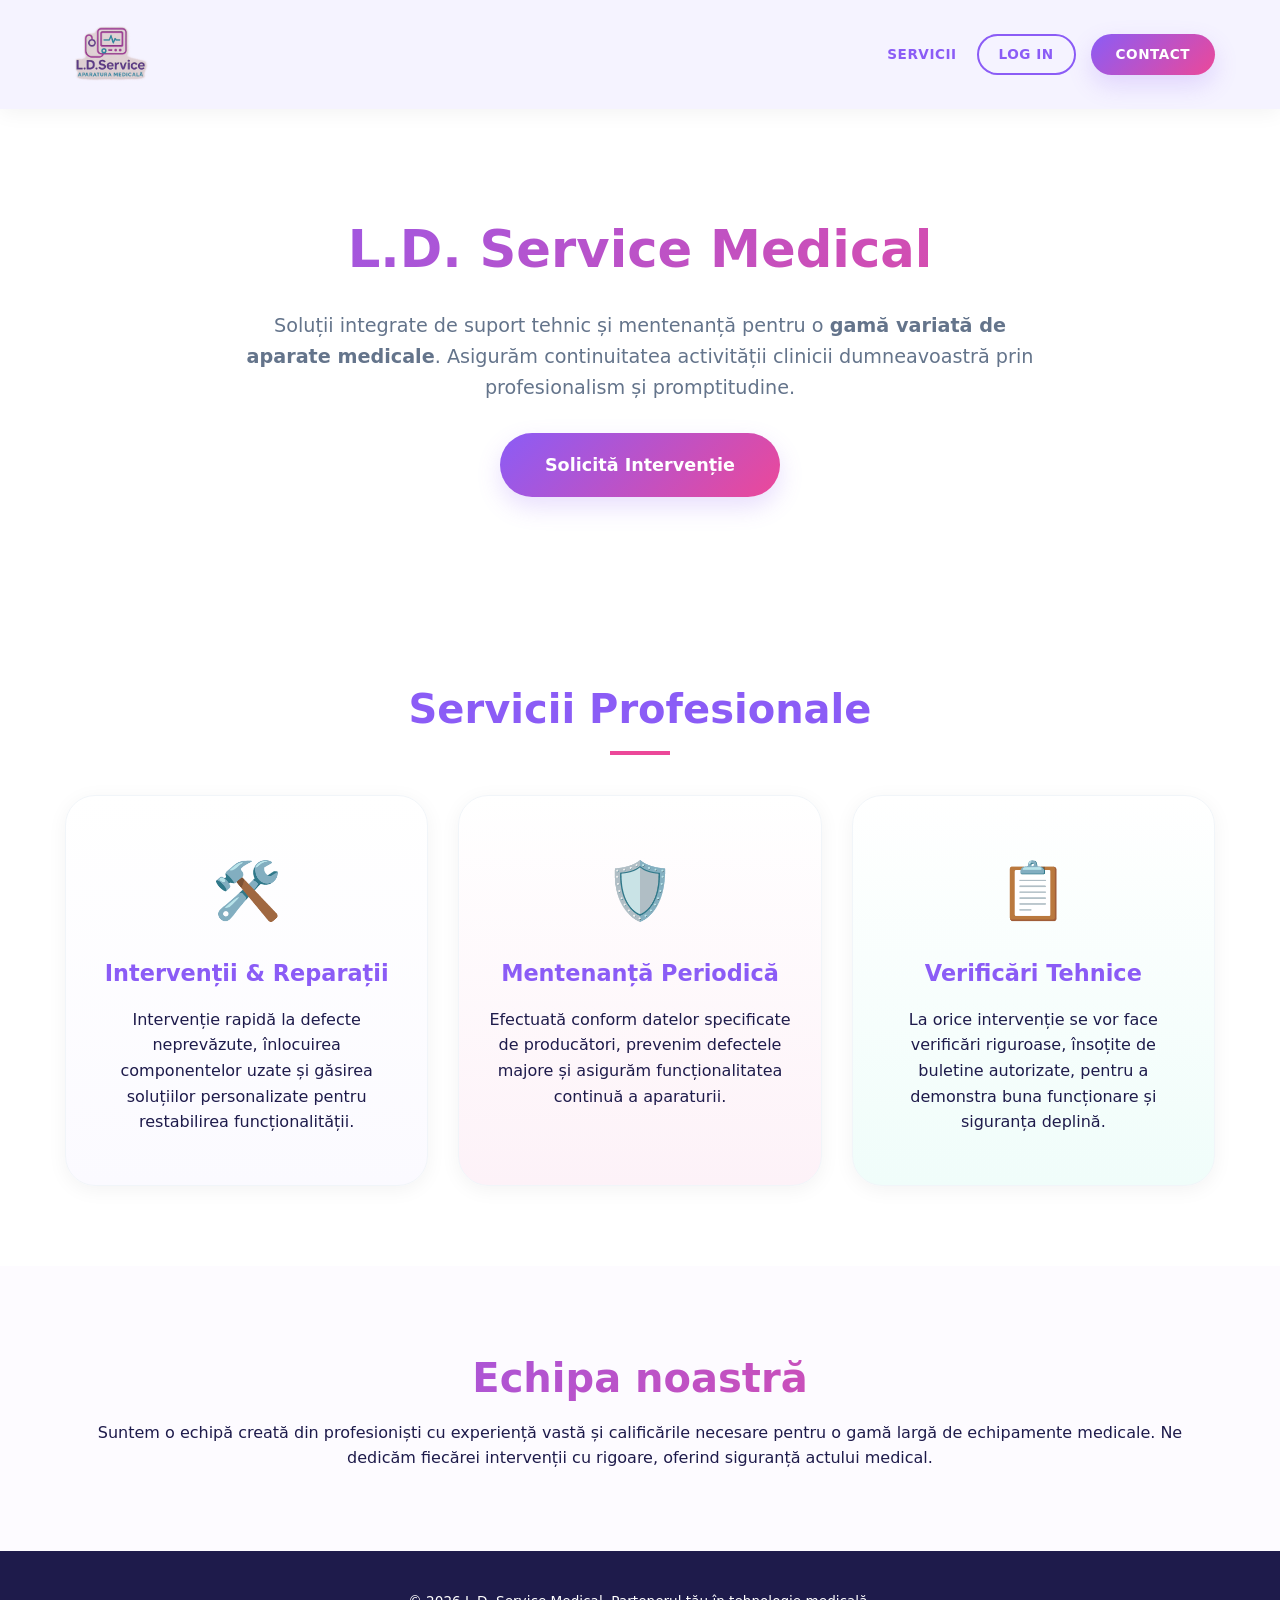
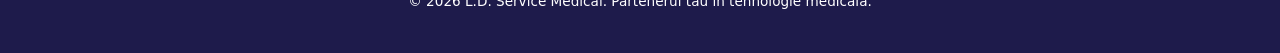
<file: index.html>
<!DOCTYPE html>
<html lang="ro">
<head>
    <meta charset="UTF-8">
    <meta name="viewport" content="width=device-width, initial-scale=1.0">
    <title>L.D. Service Medical | Profesionalism & Siguranță</title>
    <link rel="stylesheet" href="style.css">
</head>
<body>

    <header>
        <div class="container header-content">
            <a href="index.html" class="brand">
                <img src="logo.png" alt="L.D. Service Medical" class="logo">
            </a>
            
            <button class="menu-toggle" aria-label="Meniu">
                <span class="bar"></span>
                <span class="bar"></span>
                <span class="bar"></span>
            </button>

            <nav class="main-nav">
                <a href="#servicii">Servicii</a>
                <div class="nav-auth">
                    <a href="login.html" class="btn-login">Log In</a>
                    <a href="contact.html" class="btn-nav-contact">Contact</a>
                </div>
            </nav>
        </div>
    </header>

    <main>
        <section class="hero-vibrance">
            <div class="container">
                <h1 class="hero-title">L.D. Service Medical</h1>
                <p class="hero-subtitle">
                    Soluții integrate de suport tehnic și mentenanță pentru o <strong>gamă variată de aparate medicale</strong>. 
                    Asigurăm continuitatea activității clinicii dumneavoastră prin profesionalism și promptitudine.
                </p>
                <div class="hero-btns">
                    <a href="contact.html" class="btn-hero">Solicită Intervenție</a>
                </div>
            </div>
        </section>

        <section id="servicii" class="section">
            <div class="container">
                <h2>Servicii Profesionale</h2>
                <div class="divider"></div>
                
                <div class="grid">
                    <article class="card card-accent-1">
                        <div class="card-icon">🛠️</div>
                        <h3>Intervenții & Reparații</h3>
                        <p>Intervenție rapidă la defecte neprevăzute, înlocuirea componentelor uzate și găsirea soluțiilor personalizate pentru restabilirea funcționalității.</p>
                    </article>

                    <article class="card card-accent-2">
                        <div class="card-icon">🛡️</div>
                        <h3>Mentenanță Periodică</h3>
                        <p>Efectuată conform datelor specificate de producători, prevenim defectele majore și asigurăm funcționalitatea continuă a aparaturii.</p>
                    </article>

                    <article class="card card-accent-3">
                        <div class="card-icon">📋</div>
                        <h3>Verificări Tehnice</h3>
                        <p>La orice intervenție se vor face verificări riguroase, însoțite de buletine autorizate, pentru a demonstra buna funcționare și siguranța deplină.</p>
                    </article>
                </div>
            </div>
        </section>

        <section class="section about-highlight">
            <div class="container">
                <div class="about-content">
                    <h2>Echipa noastră</h2>
                    <p>
                        Suntem o echipă creată din profesioniști cu experiență vastă și calificările necesare pentru 
                        o gamă largă de echipamente medicale. Ne dedicăm fiecărei intervenții cu rigoare, oferind siguranță actului medical.
                    </p>
                </div>
            </div>
        </section>
    </main>

    <footer>
        <div class="container">
            <p>&copy; 2026 L.D. Service Medical. Partenerul tău în tehnologie medicală.</p>
        </div>
    </footer>

    <script>
        const toggle = document.querySelector('.menu-toggle');
        const nav = document.querySelector('.main-nav');

        toggle.addEventListener('click', () => {
            toggle.classList.toggle('active');
            nav.classList.toggle('active');
        });
    </script>
</body>
</html>
</file>
<file: style.css>
/* =========================================
   1. CONFIGURAȚIE & VARIABILE VIBRANTE
   ========================================= */
:root {
    --primary: #8b5cf6;       /* Mov Electric */
    --secondary: #ec4899;     /* Roz Neon */
    --turquoise: #06b6d4;     /* Turcoaz/Cyan */
    --header-bg: #f5f3ff;     /* Lavandă Pastel pentru Header */
    --body-bg: #ffffff;
    --dark-text: #1e1b4b;
    --light-text: #64748b;
    --white: #ffffff;
    --grad-vibrant: linear-gradient(135deg, #8b5cf6 0%, #ec4899 100%);
    --shadow-soft: 0 4px 20px rgba(0, 0, 0, 0.05);
    --shadow-vibrant: 0 10px 25px rgba(139, 92, 246, 0.2);
    --transition: 0.3s cubic-bezier(0.4, 0, 0.2, 1);
}

* { 
    margin: 0; 
    padding: 0; 
    box-sizing: border-box; 
}

html { 
    scroll-behavior: smooth; 
}

body {
    font-family: 'Segoe UI', system-ui, -apple-system, sans-serif;
    line-height: 1.6;
    color: var(--dark-text);
    background-color: var(--body-bg);
    overflow-x: hidden;
}

.container { 
    width: 90%; 
    max-width: 1150px; 
    margin: auto; 
}

/* =========================================
   2. HEADER COMPACT & PASTEL (MĂRIT LOGO)
   ========================================= */
header {
    background: var(--header-bg);
    padding: 0.6rem 0;
    position: sticky;
    top: 0;
    z-index: 1100;
    box-shadow: var(--shadow-soft);
}

.header-content {
    display: flex;
    justify-content: space-between;
    align-items: center;
}

.logo { 
    height: 90px; /* Logo mare pentru desktop */
    width: auto;
    display: block;
    transition: var(--transition);
}

.main-nav { 
    display: flex; 
    align-items: center; 
    gap: 20px; 
}

.main-nav a {
    text-decoration: none;
    color: var(--primary);
    font-weight: 700;
    font-size: 0.85rem;
    text-transform: uppercase;
    letter-spacing: 0.5px;
    transition: var(--transition);
}

.main-nav a:hover { 
    color: var(--secondary); 
}

.nav-auth { 
    display: flex; 
    align-items: center; 
    gap: 15px; 
}

.btn-login {
    border: 2px solid var(--primary);
    padding: 8px 20px;
    border-radius: 50px;
    color: var(--primary) !important;
    text-decoration: none;
    font-weight: 700;
}

/* BUTOANELE VIBRANTE (CONTACT, ACASĂ, HERO) */
.btn-nav-contact, .btn-nav-home, .btn-hero, .btn-full {
    background: var(--grad-vibrant);
    color: white !important;
    text-decoration: none;
    font-weight: 700;
    border-radius: 50px;
    box-shadow: var(--shadow-vibrant);
    transition: var(--transition);
    border: none;
    cursor: pointer;
    display: inline-block;
}

.btn-nav-contact, .btn-nav-home {
    padding: 10px 25px;
    font-size: 0.85rem;
    text-transform: uppercase;
}

.btn-hero {
    padding: 18px 45px;
    font-size: 1.1rem;
    margin-top: 20px;
}

.btn-hero:hover, .btn-nav-home:hover, .btn-nav-contact:hover {
    transform: translateY(-3px);
    filter: brightness(1.1);
    box-shadow: 0 15px 30px rgba(139, 92, 246, 0.3);
}

/* BUTON MOBIL (HAMBURGER) */
.menu-toggle {
    display: none;
    flex-direction: column;
    gap: 5px;
    background: none;
    border: none;
    cursor: pointer;
    z-index: 1200;
}

.menu-toggle span {
    display: block;
    width: 25px;
    height: 3px;
    background: var(--primary);
    border-radius: 3px;
    transition: 0.3s;
}

/* =========================================
   3. SECȚIUNI PAGINA START (CARDURI)
   ========================================= */
.hero-vibrance {
    padding: 100px 0;
    text-align: center;
    background: white;
}

.hero-title {
    font-size: 3.2rem;
    font-weight: 800;
    margin-bottom: 20px;
    background: var(--grad-vibrant);
    -webkit-background-clip: text;
    -webkit-text-fill-color: transparent;
}

.hero-subtitle {
    font-size: 1.2rem;
    max-width: 800px;
    margin: 0 auto 10px;
    color: var(--light-text);
}

.section { padding: 80px 0; text-align: center; }

h2 { font-size: 2.5rem; color: var(--primary); margin-bottom: 10px; }

.divider {
    width: 60px;
    height: 4px;
    background: var(--secondary);
    margin: 0 auto 40px;
}

.grid {
    display: grid;
    grid-template-columns: repeat(auto-fit, minmax(300px, 1fr));
    gap: 30px;
}

.card {
    background: var(--white);
    padding: 50px 30px;
    border-radius: 30px;
    box-shadow: var(--shadow-soft);
    border: 1px solid #f1f5f9;
    transition: var(--transition);
}

.card:hover { 
    transform: translateY(-10px); 
    border-color: var(--turquoise); 
}

.card-icon { font-size: 3.5rem; margin-bottom: 20px; display: block; }
.card h3 { font-size: 1.4rem; color: var(--primary); margin-bottom: 15px; }

/* Fundaluri Carduri */
.card-accent-1 { background: linear-gradient(180deg, #ffffff, #fbfaff); }
.card-accent-2 { background: linear-gradient(180deg, #ffffff, #fdf2f8); }
.card-accent-3 { background: linear-gradient(180deg, #ffffff, #f0fdfa); }

/* =========================================
   4. PAGINA CONTACT (SPAȚIERE & CULOARE)
   ========================================= */
.bg-contact, .bg-login {
    background: linear-gradient(135deg, #f5f3ff 0%, #fdf2f8 100%);
    min-height: 85vh;
    display: flex;
    align-items: center;
}

.form-wrapper {
    max-width: 650px;
    margin: 40px auto;
    background: var(--white);
    padding: 50px;
    border-radius: 40px;
    box-shadow: 0 20px 50px rgba(139, 92, 246, 0.1);
}

.form-title {
    background: var(--grad-vibrant);
    -webkit-background-clip: text;
    -webkit-text-fill-color: transparent;
    font-weight: 800;
    font-size: 2.2rem;
    margin-bottom: 10px;
}

.subtitle-form {
    border-left: 5px solid var(--turquoise);
    padding-left: 15px;
    margin-bottom: 35px;
    color: var(--light-text);
}

.form-group { margin-bottom: 25px; text-align: left; }

/* SPAȚIEREA SUB LABEL */
.form-group label {
    display: block;
    margin-bottom: 12px; 
    font-weight: 700;
    color: var(--primary);
}

.form-group input, .form-group select, .form-group textarea {
    width: 100%;
    padding: 15px 20px;
    border: 2px solid #f1f5f9;
    border-radius: 15px;
    background-color: #f8faff;
    font-size: 16px; /* Fix zoom iPhone */
    transition: var(--transition);
}

.form-group input:focus, .form-group select:focus, .form-group textarea:focus {
    outline: none;
    border-color: var(--turquoise);
    background-color: #fff;
    box-shadow: 0 0 0 4px rgba(6, 182, 212, 0.1);
}

.btn-full { width: 100%; padding: 18px; font-size: 1.1rem; }

/* =========================================
   5. PAGINA LOG IN (SPLIT DESIGN)
   ========================================= */
.login-split {
    display: grid;
    grid-template-columns: 1fr 1.2fr;
    background: var(--white);
    border-radius: 40px;
    box-shadow: 0 30px 70px rgba(139, 92, 246, 0.1);
    overflow: hidden;
    max-width: 1000px;
    margin: 0 auto;
}

.login-visual {
    background: var(--grad-vibrant);
    color: var(--white);
    padding: 60px;
    display: flex;
    align-items: center;
    justify-content: center;
    text-align: center;
}

.visual-icon { font-size: 5rem; margin-bottom: 20px; display: block; }
.login-form-panel { padding: 60px; }
.forgot-link { color: var(--turquoise); text-decoration: none; font-size: 0.85rem; font-weight: 600; }

/* =========================================
   6. FOOTER & ECHIPA
   ========================================= */
.about-highlight { background: #fdfbff; padding: 80px 0; text-align: center; }
.about-highlight h2 { background: var(--grad-vibrant); -webkit-background-clip: text; -webkit-text-fill-color: transparent; }

footer {
    background: var(--dark-text);
    color: white;
    padding: 40px 0;
    text-align: center;
    font-size: 0.85rem;
}

/* =========================================
   7. RESPONSIVE (TELEFON)
   ========================================= */
@media (max-width: 768px) {
    .logo { height: 75px; } /* Logo mai mare pe mobil */
    
    .hero-title { font-size: 2.2rem; }
    
    .menu-toggle { display: flex; }

    .main-nav {
        position: fixed;
        top: 0;
        right: -100%;
        width: 100%;
        height: 100vh;
        background: var(--header-bg);
        flex-direction: column;
        justify-content: center;
        transition: 0.4s;
        z-index: 1050;
    }

    .main-nav.active { right: 0; }
    
    .nav-auth { flex-direction: column; width: 80%; }
    
    .btn-nav-contact, .btn-nav-home, .btn-login { width: 100%; text-align: center; margin-top: 10px; }

    .form-wrapper, .login-form-panel { padding: 30px 20px; border-radius: 20px; }
    
    .login-split { grid-template-columns: 1fr; }
    .login-visual { padding: 40px; }
}

/* ANIMAȚIE HAMBURGER */
.menu-toggle.active span:nth-child(1) { transform: translateY(8px) rotate(45deg); }
.menu-toggle.active span:nth-child(2) { opacity: 0; }
.menu-toggle.active span:nth-child(3) { transform: translateY(-8px) rotate(-45deg); }
</file>
